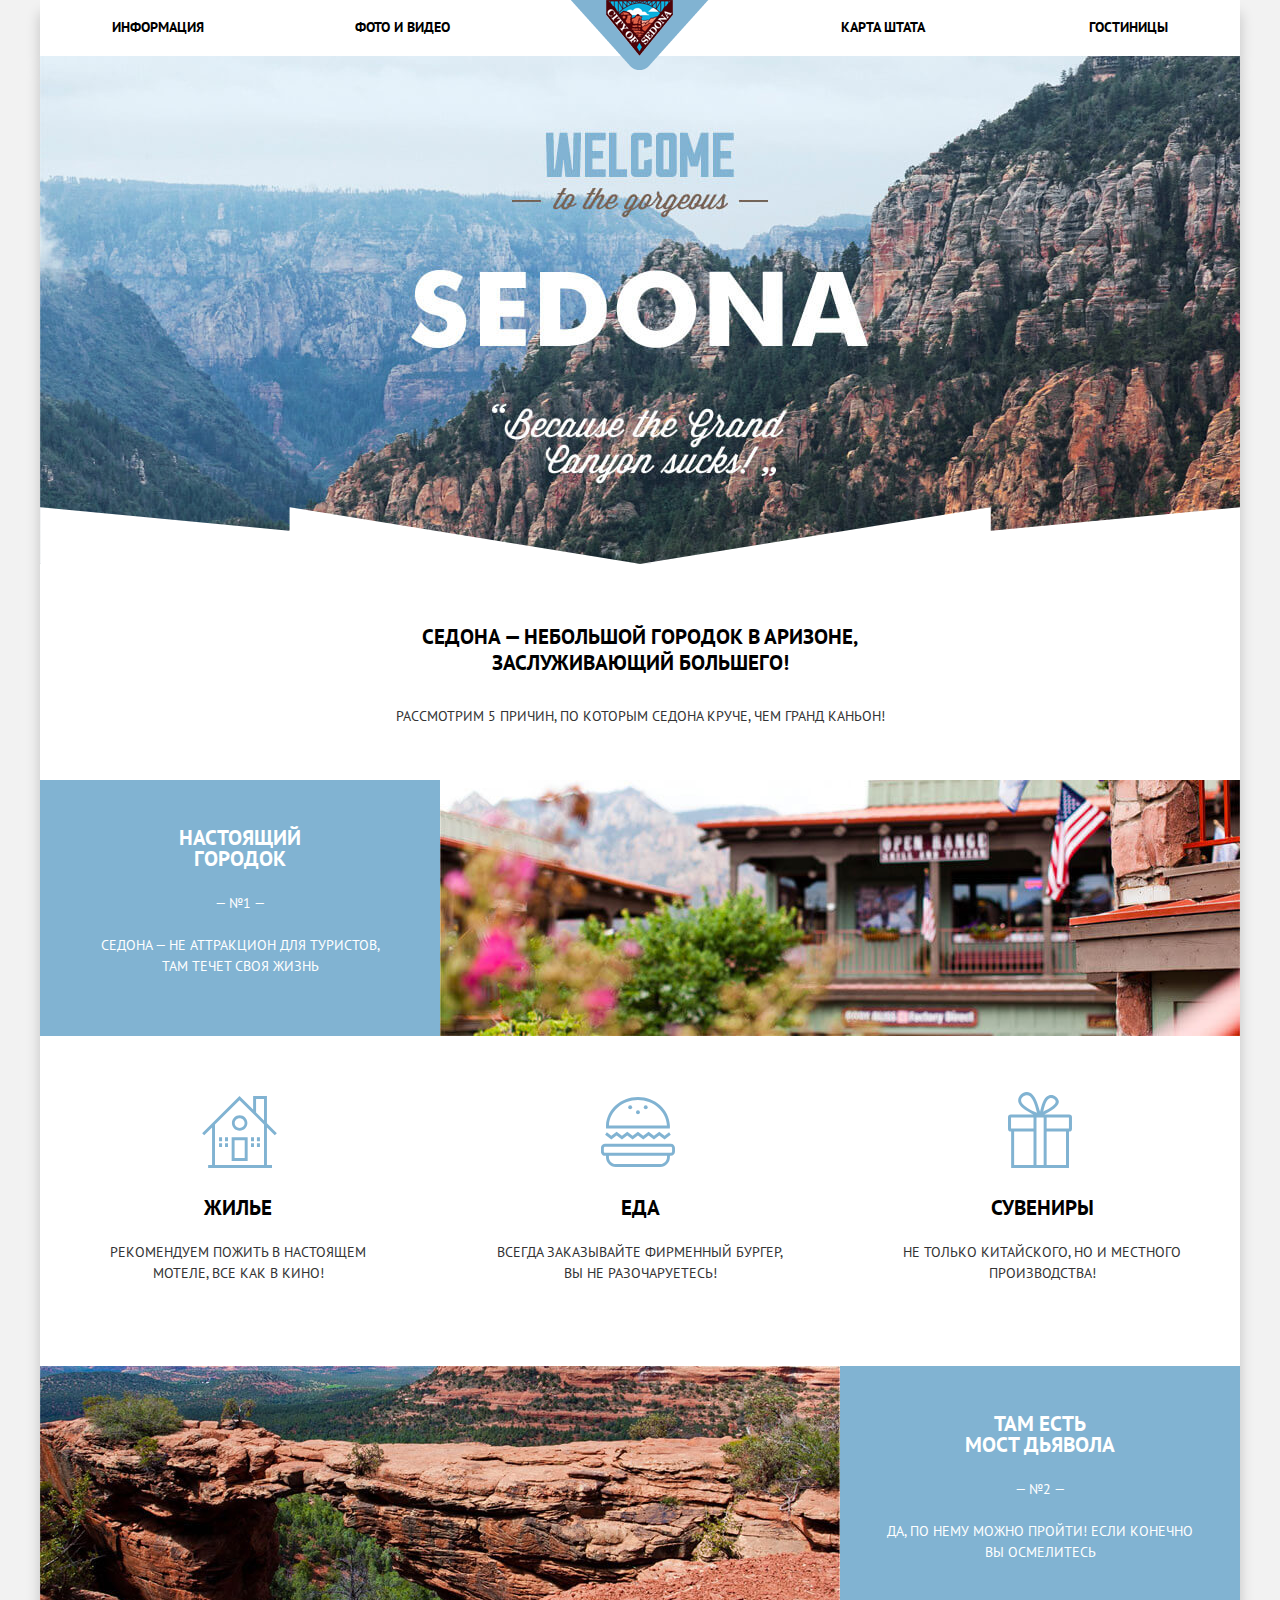
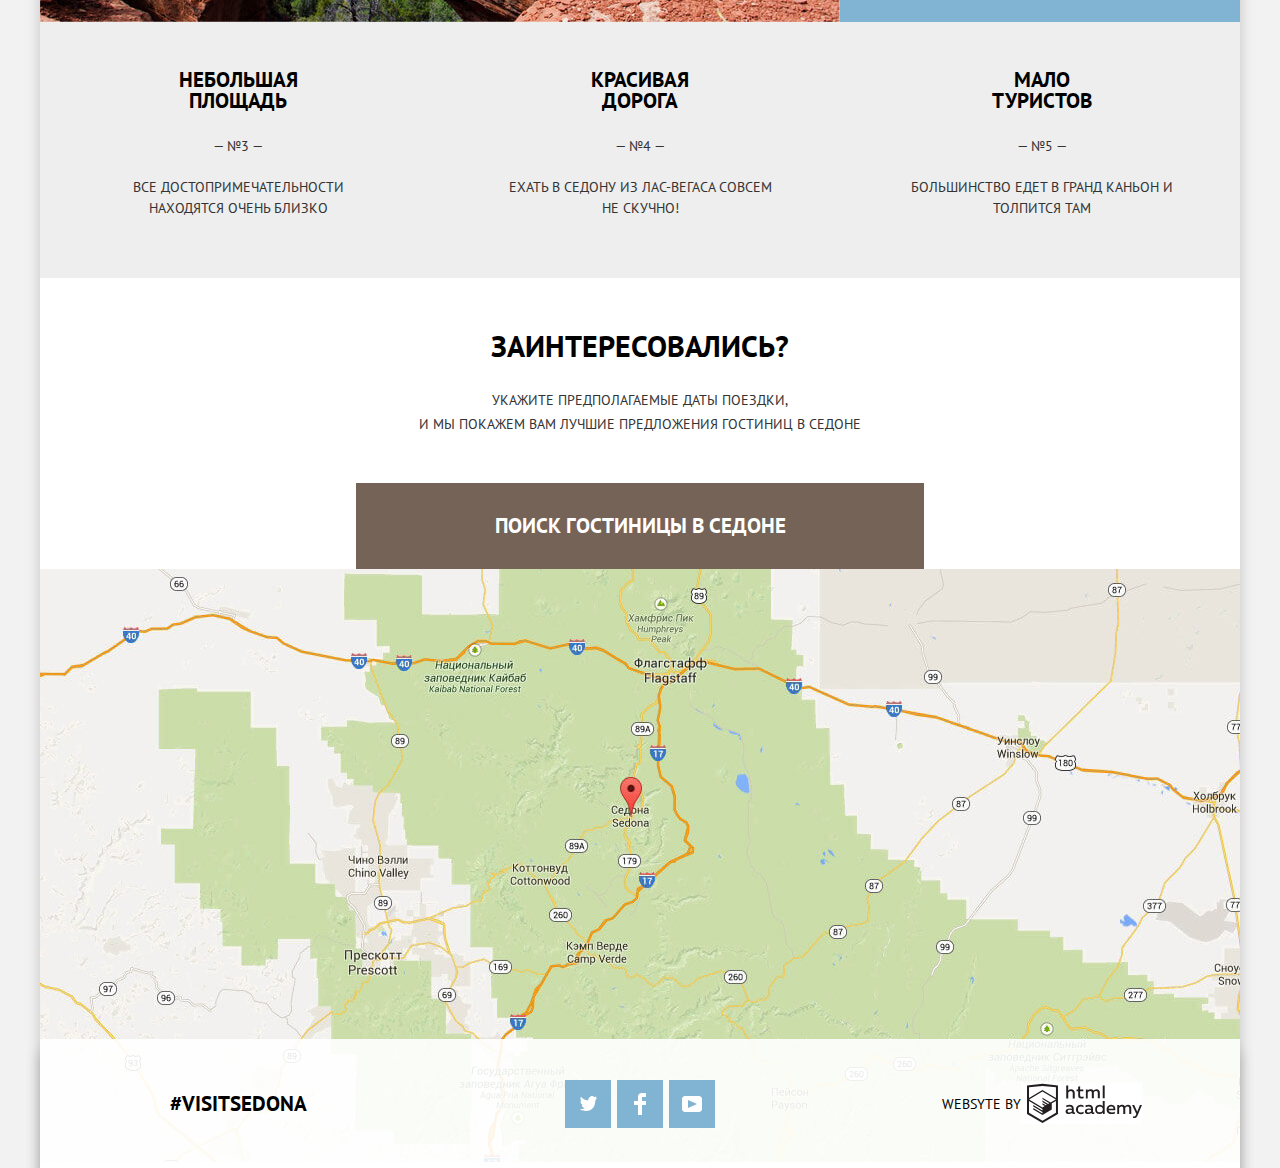
<file: index.html>
<!DOCTYPE html>
<html lang="ru">
<head>
  <meta charset="UTF-8">
  <title>Седона</title>
  <link href="https://fonts.googleapis.com/css?family=PT+Sans:400,700&amp;subset=cyrillic" rel="stylesheet">
  <link href="css/normalize.css" rel="stylesheet">
  <link href="css/style.min.css" rel="stylesheet">
</head>

<body>
  <header class="main-header">
    <nav class="main-navigation container">
      <a class="main-header-logo" href="#">
        <img src="img/logo.png" width="138" height="70" alt="Логотип Sedona">
      </a>
      <ul class="site-navigation inner-wrapper">
        <li>  
          <a href="#">Информация</a>
        </li>
        <li>
          <a href="#">Фото и видео</a>
        </li>
        <li>
          <a href="#">Карта штата</a>
        </li>
        <li>
          <a href="hotels.html">Гостиницы</a>
        </li>
      </ul>
    </nav>
  </header>

  <main class="container main-container">
    <article class="features">

      <h1 class="visually-hidden">Город Седона</h1>
      
      <section class="features-entry">
        <p class="visually-hidden">Welcome to the gorgeous Sedona.<br>Because the Grand Canyon sucks!</p>
        <div class="entry-container">
          <h2>Седона — небольшой городок в Аризоне, заслуживающий большего!</h2>        
          <p>Рассмотрим 5 причин, по которым Седона круче, чем гранд каньон!</p>
        </div>
      </section>

      <section class="features-block">
        <div class="first-block">
          <div class="block-container">
            <h2>Настоящий городок</h2>
            <p>— №1 —</p>
            <p>Седона — не аттракцион для туристов, там течет своя жизнь</p>
          </div>
          <img src="img/reason-1.jpg" width="800" height="256" alt="городок Седона">
        </div>
        <div class="second-block"> 
          <h2 class="visually-hidden">Особенности</h2>
          <ul class="features-list">
            <li class="feature-item">
              <h3>Жилье</h3>
              <p>Рекомендуем пожить в настоящем мотеле, все как в кино!</p>
            </li>
            <li class="feature-item">
              <h3>Еда</h3>
              <p>Всегда заказывайте фирменный бургер, вы не разочаруетесь!</p>
            </li>
            <li class="feature-item">
              <h3>Сувениры</h3>
              <p>Не только китайского, но и местного производства!</p>
            </li>
          </ul>
        </div>
        <div class="third-block">
          <div class="block-container">
            <h2>Там есть <br>Мост дьявола</h2>
            <p>— №2 —</p>
            <p>Да, по нему можно пройти! Если конечно вы осмелитесь</p>
          </div>
          <img src="img/reason-2.jpg" width="800" height="256" alt="Мост дьявола">
        </div>
        <div class="fourth-block"> 
          <ul class="features-block-list">
            <li class="feature-block-item">
              <h2>Небольшая площадь</h2>
              <p>— №3 —</p>
              <p>Все достопримечательности находятся очень близко</p>
            </li>
            <li class="feature-block-item">
              <h2>Красивая дорога</h2>
              <p>— №4 —</p>
              <p>Ехать в Седону из Лас-вегаса совсем не скучно!</p>
            </li>
            <li class="feature-block-item">
              <h2>Мало туристов</h2>
              <p>— №5 —</p>
              <p>Большинство едет в гранд каньон и толпится там</p>
            </li>
          </ul>
        </div>
      </section>
    </article>

    <section class="search">
      <div class="search-block">
        <h2>Заинтересовались?</h2>
        <p>Укажите предполагаемые даты поездки, 
          <br>и мы покажем вам лучшие предложения гостиниц в cедоне</p>
        <button class="button search-button" type="button">Поиск гостиницы в Седоне</button>
        <form class="modal-search" action="https://echo.htmlacademy.ru" method="post">
        <p class="search-item search-calendar">
          <label for="arrival-date">Дата заезда:</label>
          <input id="arrival-date" class="date" type="text" name="arrival-date" placeholder="24 апреля 2017">
          <button type="button" class="calendar-button"><span class="visually-hidden">Календарь</span></button>
        </p>
        <p class="search-item search-calendar">
          <label for="departure-date">Дата выезда:</label>
          <input id="departure-date" class="date" type="text" name="departure-date" placeholder="4 июля 2017">
          <button type="button" class="calendar-button"><span class="visually-hidden">Календарь</span></button>
        </p>
        <p class="search-item number">
          <label for="adults">Взрослые:</label>
          <button type="button" class="nc-minus count-button"><span class="visually-hidden">-</span></button>
          <button type="button" class="nc-plus count-button"><span class="visually-hidden">+</span></button>
          <input id="adults" type="text" placeholder="2" name="adults">
        </p>
        <p class="search-item number">
          <label for="kids">Дети:</label>
          <button type="button" class="nc-minus count-button"><span class="visually-hidden">-</span></button> 
          <button type="button" class="nc-plus count-button"><span class="visually-hidden">+</span></button>
          <input id="kids" type="text" placeholder="0" name="kids">
        </p>
        <button class="button alt-button" type="submit">Найти</button>
      </form>
      </div>
      <div class="search-map">
        <iframe src="https://www.google.com/maps/embed?pb=!1m14!1m8!1m3!1d839218.3201496436!2d-111.75255300000002!3d34.750641!3m2!1i1024!2i768!4f13.1!3m3!1m2!1s0x872da132f942b00d%3A0x5548c523fa6c8efd!2z0KHQtdC00L7QvdCwLCDQkNGA0LjQt9C-0L3QsCA4NjMzNiwg0KHQqNCQ!5e0!3m2!1sru!2sru!4v1555037301227!5m2!1sru!2sru" width="1200" height="593" allowfullscreen></iframe>
        <img src="img/map.jpg" width="1200" height="593" alt="Карта Седона">
      </div>
    </section>
  </main> 
  <footer class="main-footer">
    <div class="container transparent-container">
      <p class="footer-tag">#visitSedona</p>
      <div class="footer-social">
        <ul>
          <li><a class="social-button" href="#"><span class="visually-hidden">Twitter</span>
            <svg xmlns="http://www.w3.org/2000/svg" xmlns:xlink="http://www.w3.org/1999/xlink" width="17" height="15" viewBox="0 0 17 15"><image overflow="visible" width="17" height="15"/>
              <path fill="#FFF" d="M10.95.144c1.685-.496 2.984.27 3.577 1.179.673-.231 1.331-.481 2.011-.708a2.345 2.345 0 0 1-.857 1.768c.685.17 1.304-.491 1.304-.491-.169 1-1.006 1.788-1.563 2.024-.231 6.75-3.175 11.217-10.077 11.082h-.446c-.41 0-4.164-.46-4.898-1.887 2.271.196 3.893-.422 4.693-1.177-.96-.3-2.679-.477-2.979-2.95.349.106.564.228 1.19.119C1.705 8.247.374 7.53.448 5.33c.285.328 1.067.536 1.34.472C1.085 5.561-.182 2.442.894.85c1.818 1.854 3.735 3.606 7.152 3.773C8.254 2.33 9.183.793 10.95.144z"/>
            </svg>
          </a></li>
          <li><a class="social-button" href="#"><span class="visually-hidden">Facebook</span>
            <svg xmlns="http://www.w3.org/2000/svg" width="12" height="22" viewBox="0 0 12 22">
              <path fill="#FFF" d="M12 4V0H8a4 4 0 0 0-4 4v4H0v4h4v10h4V12h4V8H8V4h4z"/>
            </svg>
          </a></li>
          <li><a class="social-button" href="#"><span class="visually-hidden">Youtube</span>
            <svg xmlns="http://www.w3.org/2000/svg" xmlns:xlink="http://www.w3.org/1999/xlink" width="20" height="16" viewBox="0 0 20 16"><image overflow="visible" width="20" height="16"/>
              <path fill="#FFF" d="M17 0H3C1.35 0 0 1.35 0 3v10c0 1.65 1.35 3 3 3h14c1.65 0 3-1.35 3-3V3c0-1.65-1.35-3-3-3zM6.027 11.998V4.002L15.014 8l-8.987 3.998z"/>
            </svg>
          </a></li>
        </ul>
      </div>
      <p class="footer-copyright">
        Websyte by
        <a class="copyright-button" href="https://htmlacademy.ru"><span class="visually-hidden">HTML Academy</span>
          <svg id="Layer_1" data-name="Layer 1" xmlns="http://www.w3.org/2000/svg"  width="115" height="41" viewBox="0 0 108.08 36.85"><title>logo-htmlacademy-small1</title>
            <path d="M44.61,26.88a2,2,0,0,0,.55-0.1v1.33a3.25,3.25,0,0,1-1.18.21,1.67,1.67,0,0,1-1.67-1,4.84,4.84,0,0,1-3.14,1.08c-1.51,0-2.91-.83-2.91-2.55,0-2.13,2-2.79,3.71-2.79a11.08,11.08,0,0,1,2.17.25v-0.3c0-1-.76-1.77-2.19-1.77a7.42,7.42,0,0,0-3,.64v-1.7a10.21,10.21,0,0,1,3.19-.55c2.36,0,3.81,1.12,3.81,3.65v3a0.54,0.54,0,0,0,.49.59h0.17Zm-6.44-1.13A1.35,1.35,0,0,0,39.63,27h0.11a3.39,3.39,0,0,0,2.41-1V24.58a9.72,9.72,0,0,0-1.81-.21c-1,0-2.16.33-2.16,1.38h0Zm12.36-6.11a5,5,0,0,1,2.57.64V22a4.08,4.08,0,0,0-2.3-.7,2.75,2.75,0,1,0,0,5.49,5,5,0,0,0,2.43-.64v1.71a6.27,6.27,0,0,1-2.76.57A4.21,4.21,0,0,1,46,24.51q0-.21,0-0.41a4.32,4.32,0,0,1,4.18-4.46h0.38Zm12.17,7.24a2,2,0,0,0,.55-0.1v1.33a3.25,3.25,0,0,1-1.18.21,1.67,1.67,0,0,1-1.67-1,4.84,4.84,0,0,1-3.14,1.08c-1.51,0-2.91-.83-2.91-2.55,0-2.13,2-2.79,3.71-2.79a11.08,11.08,0,0,1,2.17.25v-0.3c0-1-.76-1.77-2.19-1.77a7.42,7.42,0,0,0-3,.64v-1.7a10.21,10.21,0,0,1,3.19-.55c2.36,0,3.81,1.12,3.81,3.65v3a0.54,0.54,0,0,0,.49.59h0.17Zm-6.44-1.13A1.35,1.35,0,0,0,57.73,27h0.11a3.39,3.39,0,0,0,2.41-1V24.58a9.72,9.72,0,0,0-1.81-.21c-1.06,0-2.16.33-2.16,1.38h0ZM73,16V28.2H71.35V26.88a3.88,3.88,0,0,1-3.19,1.54,4.4,4.4,0,0,1,0-8.78,3.81,3.81,0,0,1,3,1.3V16H73Zm-4.53,5.22a2.76,2.76,0,1,0,0,5.52A2.86,2.86,0,0,0,71.15,25V23A2.91,2.91,0,0,0,68.49,21.27ZM79,19.64c3.31,0,4.46,2.68,3.92,5.09H76.7c0.21,1.5,1.67,2.11,3.19,2.11a6.11,6.11,0,0,0,2.64-.59v1.6a7.14,7.14,0,0,1-3,.57C77,28.42,74.78,27,74.78,24a4.18,4.18,0,0,1,4-4.39H79Zm0.09,1.54a2.28,2.28,0,0,0-2.44,2.1v0.06H81.3A2,2,0,0,0,79.13,21.18Zm5.73,7V19.87h1.65v1a3.81,3.81,0,0,1,2.78-1.27A2.86,2.86,0,0,1,91.89,21a4.12,4.12,0,0,1,2.91-1.33A3.06,3.06,0,0,1,98,23V28.2h-1.9V23.05a1.59,1.59,0,0,0-1.42-1.75H94.42a2.8,2.8,0,0,0-2.07,1.12V28.2h-1.9V23.05A1.59,1.59,0,0,0,89,21.31H88.8a3,3,0,0,0-2.21,1.29v5.63H84.86Zm21.31-8.33h1.9l-3.91,9.46c-0.9,2.17-2.09,2.86-3.35,2.86a4.76,4.76,0,0,1-1.1-.14V30.46a2.86,2.86,0,0,0,.85.12c0.9,0,1.58-.64,2.07-1.9l0.17-.42-4-8.4h2l2.86,6.29ZM38.73,1.46V6.22a3.81,3.81,0,0,1,2.7-1.14,3.25,3.25,0,0,1,3.44,3.4v5.15H43V8.72a1.81,1.81,0,0,0-1.61-2h-0.3a2.93,2.93,0,0,0-2.32,1.39v5.52h-1.9V1.46h1.9ZM49.94,2.31v3h3V6.91h-3v3.81c0,1.1.5,1.46,1.58,1.46a4.49,4.49,0,0,0,1.69-.33v1.6A6.8,6.8,0,0,1,51,13.8a2.55,2.55,0,0,1-2.86-2.74V6.89H46.58V5.26h1.5V2.74Zm5.4,11.31V5.28H57v1A3.81,3.81,0,0,1,59.77,5a2.86,2.86,0,0,1,2.6,1.33A4.12,4.12,0,0,1,65.28,5,3.06,3.06,0,0,1,68.44,8.4v5.21h-1.9V8.46a1.59,1.59,0,0,0-1.42-1.75H64.89a2.8,2.8,0,0,0-2.07,1.12v5.78h-1.9V8.46A1.59,1.59,0,0,0,59.5,6.71H59.27A3,3,0,0,0,57.06,8v5.63H55.34ZM71.17,1.45H73V13.6H71.17V1.45ZM14.71,0H14.55L0,1.54V28.21l14.55,8.66,14.55-8.66V1.54Zm12.5,27.1L14.55,34.64,1.9,27.12V16.18l12.59,7.5V25L5.86,19.9v1.31l8.68,5.21v1.39L5.87,22.65V24l8.68,5.21,8.75-5.24V18.31L27.2,16V27.12Zm0-12.53-3.48,2-1.6,1L14.51,13v1.31L21,18.23H21l-0.14.09-1,.54-5.37-3.2V17l4.24,2.52-1,.67-3.2-1.9v1.31l2.1,1.24L14.5,22.1,2,14.65,14.51,7.11Zm0-1.32L14.49,5.76,1.91,13.25v-10L14.56,1.92,27.21,3.25v10h0Z" transform="translate(0 -0.02)" fill="#231f20"/>
          </svg>
        </a>
      </p>
    </div>
  </footer>

  <script src="js/modal-search.min.js"></script>
</body>
</html>
</file>
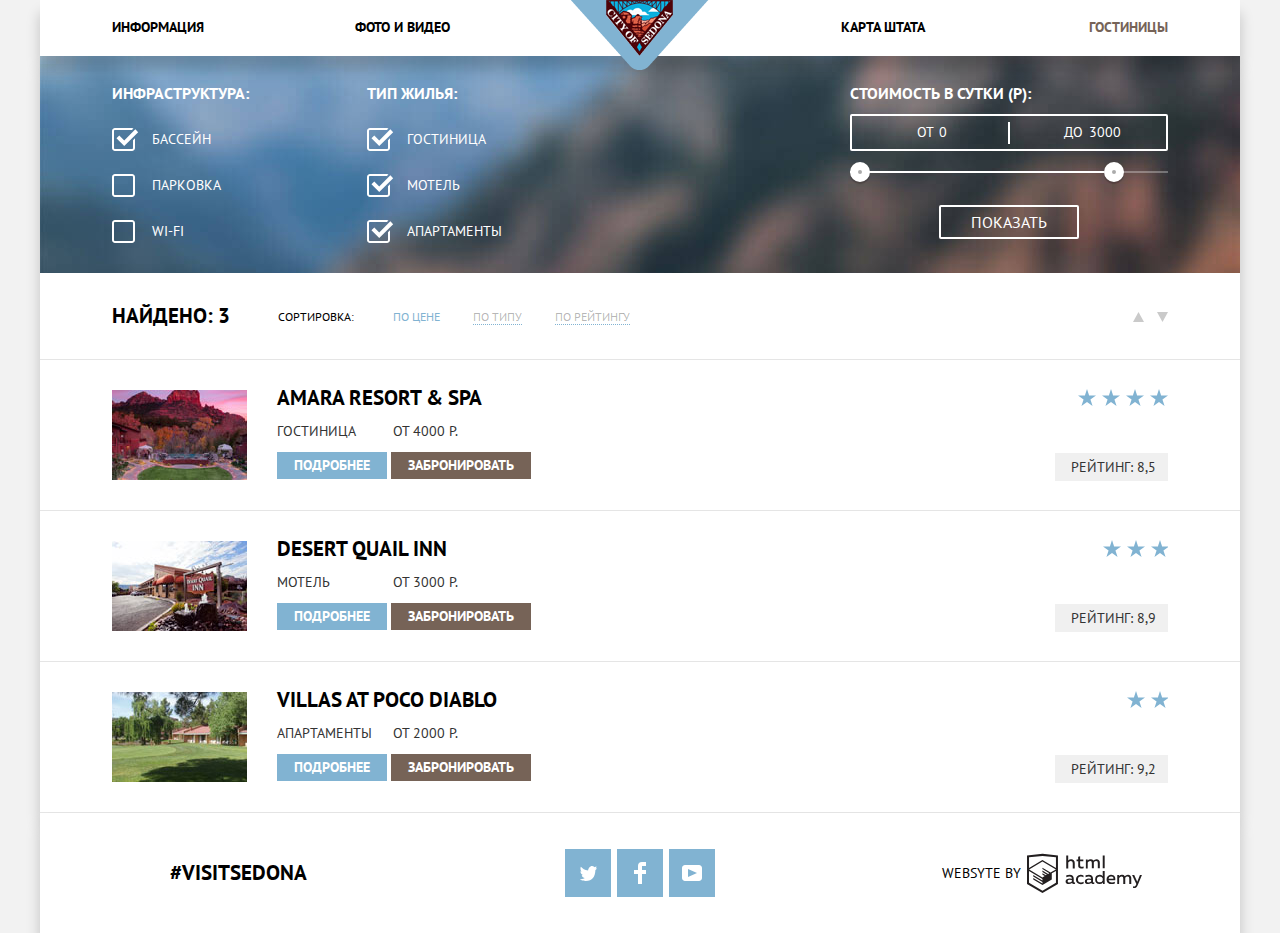
<file: hotels.html>
<!DOCTYPE html>
<html lang="ru">
<head>
  <meta charset="UTF-8">
  <title>Гостиницы в Седоне</title>
  <link href="https://fonts.googleapis.com/css?family=PT+Sans:400,700&amp;subset=cyrillic" rel="stylesheet">
  <link href="css/normalize.css" rel="stylesheet">
  <link href="css/style.min.css" rel="stylesheet">
</head>

<body>
  <header class="main-header">
    <nav class="main-navigation container">
      <a class="main-header-logo" href="index.html">
        <img src="img/logo.png" width="138" height="70" alt="Логотип Sedona">
      </a>
      <ul class="site-navigation">
        <li>  
          <a href="#">Информация</a>
        </li>
        <li>
          <a href="#">Фото и видео</a>
        </li>
        <li>
          <a href="#">Карта штата</a>
        </li>
        <li class="site-navigation-current">
          <a>Гостиницы</a>
        </li>
      </ul>
    </nav>
  </header>
  
  <main class="container inner-container">
    
    <h1 class="visually-hidden">Гостиницы в Седоне</h1>

    <section class="filters">
      <h2 class="visually-hidden">Фильтр гостиниц</h2>
      <div class="inner-wrapper">      
      <form  class="filter-form" method="get" action="https://echo.htmlacademy.ru">
        <fieldset class="filter-infrastructure">
          <legend>Инфраструктура:</legend>
          <ul>
            <li class="filter-option">
              <input id="filter-pool" class="filter-input visually-hidden" type="checkbox" name="pool" checked>
              <label for="filter-pool">Бассейн</label>
            </li>
            <li class="filter-option">
              <input id="filter-parking" class="filter-input visually-hidden" type="checkbox" name="parking">
              <label for="filter-parking">Парковка</label>
            </li>
            <li class="filter-option">
              <input id="filter-wifi" class="filter-input visually-hidden" type="checkbox" name="wifi">
              <label for="filter-wifi">Wi-Fi</label>
            </li>
          </ul>
        </fieldset>
        <fieldset class="filter-kind-of-house">
          <legend>Тип жилья:</legend>
            <ul>
              <li class="filter-option">
                <input id="filter-hotel" class="filter-input visually-hidden" type="checkbox" name="hotel" checked>
                <label for="filter-hotel">Гостиница</label>
              </li>
              <li class="filter-option">
                <input id="filter-motel" class="filter-input visually-hidden" type="checkbox" name="motel" checked>
                <label for="filter-motel">Мотель</label>
              </li>
              <li class="filter-option">
                <input id="filter-apartment" class="filter-input visually-hidden" type="checkbox" name="apartment" checked>
                <label for="filter-apartment">Апартаменты</label>
              </li>
            </ul>
          </fieldset>
        <fieldset class="filter-cost">
          <legend>Стоимость в сутки (р):</legend>
            <div class="price-controls">
              <label class="min-price">От <input type="text" name="min-price" placeholder="0"></label>
              <label class="max-price">До <input type="text" name="max-price" placeholder="3000"></label>
            </div>
            <div class="range-controls">
              <div class="scale">
                <div class="bar"></div>
              </div>
              <div class="range-toggle range-toggle-min"></div>
              <div class="range-toggle range-toggle-max"></div>
            </div>
          <button type="submit" class="button filter-button">Показать</button>
        </fieldset>
      </form>
    </div>
    </section>

    <section class="filter-result">      
      <h2 class="visually-hidden">Результат поиска</h2>
      <section class="result-sort">
        <h3 class="visually-hidden">Сортировка товаров</h3>
        <div class="inner-wrapper">
          <div class="sort-by-type">          
            <p class="sort-find">Найдено: 3</p>
            <p class="sort-label">Сортировка:</p>
            <ul class="sort-list">
              <li class="sort-price sort-current">
                <a href="#">По цене</a>
              </li>
              <li class="sort-type">
                <a href="#">По типу</a>
              </li>
              <li class="sort-rate">
                <a href="#">По рейтингу</a>
              </li>
            </ul>
          </div>
          <div class="sort-by-order">
            <ul>
              <li><a class="order-button" href="#"><span class="visually-hidden">Сортировать по возрастанию</span>
                <svg xmlns="http://www.w3.org/2000/svg" width="11" height="10" viewBox="0 0 11 10">
                  <path fill="#cacaca" d="M5.5 0L0 10h11z"/>
                </svg>
              </a></li>
              <li><a class="order-button" href="#"><span class="visually-hidden">Сортировать по убыванию</span>
                <svg xmlns="http://www.w3.org/2000/svg" width="11" height="10" viewBox="0 0 11 10">
                  <path fill="#cacaca" d="M5.5 10L0 0h11"/>
                </svg>
              </a></li>
            </ul>
          </div>
        </div>
      </section>
      <section class="result-hotels">
        <h3 class="visually-hidden">Найденные гостиницы</h3>
        <ul class="hotels-list">
          <li class="hotels-item">
            <div class="inner-wrapper"> 
              <p class="hotels-item-image">
                <img src="img/hotels-result-1.jpg" width="135" height="90" alt="Гостиница Amara Resort & Spa">
              </p>
              <div class="hotels-item-description">
                <a class="hotels-name" href="#">Amara Resort & Spa</a>
                <p class="hotels-item-info">
                  <span class="hotels-item-type">Гостиница</span>
                  <span class="hotels-item-price">От 4000 р.</span>
                </p>
                <a class="button button-detail" href="#">Подробнее</a>
                <a class="button button-reserve" href="#">Забронировать</a>
              </div>
              <div class="hotels-rate">
                <p class="star-rate"><span class="visually-hidden">Четыре звезды</span></p>
                <p class="rate">Рейтинг: 8,5</p>
              </div>
            </div>
          </li>
          <li class="hotels-item">
            <div class="inner-wrapper">
              <p class="hotels-item-image">
                <img src="img/hotels-result-2.jpg" width="135" height="90" alt="Гостиница Amara Resort & Spa">
              </p>
              <div class="hotels-item-description">
                <a class="hotels-name" href="#">Desert Quail Inn</a>
                <p class="hotels-item-info">
                  <span class="hotels-item-type">Мотель</span>
                  <span class="hotels-item-price">От 3000 р.</span>
                </p>
                <a class="button button-detail" href="#">Подробнее</a>
                <a class="button button-reserve" href="#">Забронировать</a>
              </div>
              <div class="hotels-rate">
                <p class="star-rate"><span class="visually-hidden">Три звезды</span></p>
                <p class="rate">Рейтинг: 8,9</p>
              </div>
            </div>
          </li>
          <li class="hotels-item">
            <div class="inner-wrapper">
              <p class="hotels-item-image">
                <img src="img/hotels-result-3.jpg" width="135" height="90" alt="Гостиница Amara Resort & Spa">
              </p>
              <div class="hotels-item-description">
                <a class="hotels-name" href="#">Villas at Poco Diablo</a>
                <p class="hotels-item-info">
                  <span class="hotels-item-type">Апартаменты</span>
                  <span class="hotels-item-price">От 2000 р.</span>
                </p>
                <a class="button button-detail" href="#">Подробнее</a>
                <a class="button button-reserve" href="#">Забронировать</a>
              </div>
              <div class="hotels-rate">
                <p class="star-rate"><span class="visually-hidden">Две звезды</span></p>
                <p class="rate">Рейтинг: 9,2</p>
              </div>
            </div>
          </li>
        </ul>
      </section>
    </section>
  </main>
  <footer class="main-footer">
    <div class="container">
      <p class="footer-tag">#visitSedona</p>
      <div class="footer-social">
        <ul>
          <li><a class="social-button" href="#"><span class="visually-hidden">Twitter</span>
            <svg xmlns="http://www.w3.org/2000/svg" xmlns:xlink="http://www.w3.org/1999/xlink" width="17" height="15" viewBox="0 0 17 15"><image overflow="visible" width="17" height="15"/>
              <path fill="#FFF" d="M10.95.144c1.685-.496 2.984.27 3.577 1.179.673-.231 1.331-.481 2.011-.708a2.345 2.345 0 0 1-.857 1.768c.685.17 1.304-.491 1.304-.491-.169 1-1.006 1.788-1.563 2.024-.231 6.75-3.175 11.217-10.077 11.082h-.446c-.41 0-4.164-.46-4.898-1.887 2.271.196 3.893-.422 4.693-1.177-.96-.3-2.679-.477-2.979-2.95.349.106.564.228 1.19.119C1.705 8.247.374 7.53.448 5.33c.285.328 1.067.536 1.34.472C1.085 5.561-.182 2.442.894.85c1.818 1.854 3.735 3.606 7.152 3.773C8.254 2.33 9.183.793 10.95.144z"/>
            </svg>
          </a></li>
          <li><a class="social-button" href="#"><span class="visually-hidden">Facebook</span>
            <svg xmlns="http://www.w3.org/2000/svg" width="12" height="22" viewBox="0 0 12 22">
              <path fill="#FFF" d="M12 4V0H8a4 4 0 0 0-4 4v4H0v4h4v10h4V12h4V8H8V4h4z"/>
            </svg>
          </a></li>
          <li><a class="social-button" href="#"><span class="visually-hidden">Youtube</span>
            <svg xmlns="http://www.w3.org/2000/svg" xmlns:xlink="http://www.w3.org/1999/xlink" width="20" height="16" viewBox="0 0 20 16"><image overflow="visible" width="20" height="16"/>
              <path fill="#FFF" d="M17 0H3C1.35 0 0 1.35 0 3v10c0 1.65 1.35 3 3 3h14c1.65 0 3-1.35 3-3V3c0-1.65-1.35-3-3-3zM6.027 11.998V4.002L15.014 8l-8.987 3.998z"/>
            </svg>
          </a></li>
        </ul>
      </div>
      <p class="footer-copyright">
        Websyte by
        <a class="copyright-button" href="https://htmlacademy.ru"><span class="visually-hidden">HTML Academy</span>
          <svg id="Layer_1" data-name="Layer 1" xmlns="http://www.w3.org/2000/svg"  width="115" height="41" viewBox="0 0 108.08 36.85"><title>logo-htmlacademy-small1</title>
            <path d="M44.61,26.88a2,2,0,0,0,.55-0.1v1.33a3.25,3.25,0,0,1-1.18.21,1.67,1.67,0,0,1-1.67-1,4.84,4.84,0,0,1-3.14,1.08c-1.51,0-2.91-.83-2.91-2.55,0-2.13,2-2.79,3.71-2.79a11.08,11.08,0,0,1,2.17.25v-0.3c0-1-.76-1.77-2.19-1.77a7.42,7.42,0,0,0-3,.64v-1.7a10.21,10.21,0,0,1,3.19-.55c2.36,0,3.81,1.12,3.81,3.65v3a0.54,0.54,0,0,0,.49.59h0.17Zm-6.44-1.13A1.35,1.35,0,0,0,39.63,27h0.11a3.39,3.39,0,0,0,2.41-1V24.58a9.72,9.72,0,0,0-1.81-.21c-1,0-2.16.33-2.16,1.38h0Zm12.36-6.11a5,5,0,0,1,2.57.64V22a4.08,4.08,0,0,0-2.3-.7,2.75,2.75,0,1,0,0,5.49,5,5,0,0,0,2.43-.64v1.71a6.27,6.27,0,0,1-2.76.57A4.21,4.21,0,0,1,46,24.51q0-.21,0-0.41a4.32,4.32,0,0,1,4.18-4.46h0.38Zm12.17,7.24a2,2,0,0,0,.55-0.1v1.33a3.25,3.25,0,0,1-1.18.21,1.67,1.67,0,0,1-1.67-1,4.84,4.84,0,0,1-3.14,1.08c-1.51,0-2.91-.83-2.91-2.55,0-2.13,2-2.79,3.71-2.79a11.08,11.08,0,0,1,2.17.25v-0.3c0-1-.76-1.77-2.19-1.77a7.42,7.42,0,0,0-3,.64v-1.7a10.21,10.21,0,0,1,3.19-.55c2.36,0,3.81,1.12,3.81,3.65v3a0.54,0.54,0,0,0,.49.59h0.17Zm-6.44-1.13A1.35,1.35,0,0,0,57.73,27h0.11a3.39,3.39,0,0,0,2.41-1V24.58a9.72,9.72,0,0,0-1.81-.21c-1.06,0-2.16.33-2.16,1.38h0ZM73,16V28.2H71.35V26.88a3.88,3.88,0,0,1-3.19,1.54,4.4,4.4,0,0,1,0-8.78,3.81,3.81,0,0,1,3,1.3V16H73Zm-4.53,5.22a2.76,2.76,0,1,0,0,5.52A2.86,2.86,0,0,0,71.15,25V23A2.91,2.91,0,0,0,68.49,21.27ZM79,19.64c3.31,0,4.46,2.68,3.92,5.09H76.7c0.21,1.5,1.67,2.11,3.19,2.11a6.11,6.11,0,0,0,2.64-.59v1.6a7.14,7.14,0,0,1-3,.57C77,28.42,74.78,27,74.78,24a4.18,4.18,0,0,1,4-4.39H79Zm0.09,1.54a2.28,2.28,0,0,0-2.44,2.1v0.06H81.3A2,2,0,0,0,79.13,21.18Zm5.73,7V19.87h1.65v1a3.81,3.81,0,0,1,2.78-1.27A2.86,2.86,0,0,1,91.89,21a4.12,4.12,0,0,1,2.91-1.33A3.06,3.06,0,0,1,98,23V28.2h-1.9V23.05a1.59,1.59,0,0,0-1.42-1.75H94.42a2.8,2.8,0,0,0-2.07,1.12V28.2h-1.9V23.05A1.59,1.59,0,0,0,89,21.31H88.8a3,3,0,0,0-2.21,1.29v5.63H84.86Zm21.31-8.33h1.9l-3.91,9.46c-0.9,2.17-2.09,2.86-3.35,2.86a4.76,4.76,0,0,1-1.1-.14V30.46a2.86,2.86,0,0,0,.85.12c0.9,0,1.58-.64,2.07-1.9l0.17-.42-4-8.4h2l2.86,6.29ZM38.73,1.46V6.22a3.81,3.81,0,0,1,2.7-1.14,3.25,3.25,0,0,1,3.44,3.4v5.15H43V8.72a1.81,1.81,0,0,0-1.61-2h-0.3a2.93,2.93,0,0,0-2.32,1.39v5.52h-1.9V1.46h1.9ZM49.94,2.31v3h3V6.91h-3v3.81c0,1.1.5,1.46,1.58,1.46a4.49,4.49,0,0,0,1.69-.33v1.6A6.8,6.8,0,0,1,51,13.8a2.55,2.55,0,0,1-2.86-2.74V6.89H46.58V5.26h1.5V2.74Zm5.4,11.31V5.28H57v1A3.81,3.81,0,0,1,59.77,5a2.86,2.86,0,0,1,2.6,1.33A4.12,4.12,0,0,1,65.28,5,3.06,3.06,0,0,1,68.44,8.4v5.21h-1.9V8.46a1.59,1.59,0,0,0-1.42-1.75H64.89a2.8,2.8,0,0,0-2.07,1.12v5.78h-1.9V8.46A1.59,1.59,0,0,0,59.5,6.71H59.27A3,3,0,0,0,57.06,8v5.63H55.34ZM71.17,1.45H73V13.6H71.17V1.45ZM14.71,0H14.55L0,1.54V28.21l14.55,8.66,14.55-8.66V1.54Zm12.5,27.1L14.55,34.64,1.9,27.12V16.18l12.59,7.5V25L5.86,19.9v1.31l8.68,5.21v1.39L5.87,22.65V24l8.68,5.21,8.75-5.24V18.31L27.2,16V27.12Zm0-12.53-3.48,2-1.6,1L14.51,13v1.31L21,18.23H21l-0.14.09-1,.54-5.37-3.2V17l4.24,2.52-1,.67-3.2-1.9v1.31l2.1,1.24L14.5,22.1,2,14.65,14.51,7.11Zm0-1.32L14.49,5.76,1.91,13.25v-10L14.56,1.92,27.21,3.25v10h0Z" transform="translate(0 -0.02)" fill="#231f20"/>
          </svg>
        </a>
      </p>
    </div>
  </footer>
</body>
</html>
</file>
<file: css/style.min.css>
body{font-family:'PT Sans',Arial,sans-serif;font-size:14px;font-weight:400;line-height:21px;margin:0;padding:0;text-transform:uppercase;color:#333;background-color:#f2f2f2}.visually-hidden:not(:focus):not(:active),input[type=checkbox].visually-hidden,input[type=radio].visually-hidden{position:absolute;overflow:hidden;clip:rect(0 0 0 0);width:1px;height:1px;margin:-1px;padding:0;white-space:nowrap;border:0;-webkit-clip-path:inset(100%);clip-path:inset(100%)}a{text-decoration:none}.container{width:1200px;margin:0 auto;background-color:#fff;-webkit-box-shadow:0 13px 13px rgba(0 ,1,1,.2);box-shadow:0 13px 13px rgba(0 ,1,1,.2)}.button{font-family:'PT Sans',Arial,sans-serif;font-size:21px;font-weight:700;line-height:26px;display:inline-block;text-align:center;vertical-align:middle;text-transform:uppercase;color:#fff;border:none;background-color:#766357}.button:focus,.button:hover{background-color:#604e43}.button:active{color:rgba(255,255,255,.3);background-color:#503e33}.main-navigation{font-weight:700;line-height:14px;position:relative}.main-header-logo{position:absolute;z-index:1;top:0;left:50%;width:138px;height:70px;margin-left:-69px}.site-navigation{display:-webkit-box;display:-ms-flexbox;display:flex;margin:0;padding-right:6%;padding-left:6%;list-style:none;-ms-flex-wrap:wrap;flex-wrap:wrap}.site-navigation li{width:23%}.site-navigation li:nth-child(3),.site-navigation li:nth-child(4){text-align:right}.site-navigation li:nth-child(3){margin-left:auto}.site-navigation a{display:block;margin-top:20px;margin-bottom:22px;color:#000}.site-navigation a:focus,.site-navigation a:hover{color:#81b3d2}.site-navigation a:active{color:rgba(0,0,0,.3)}.site-navigation-current a,.site-navigation-current a:focus,.site-navigation-current a:hover{color:#766357;outline:0}.features-entry{position:relative;display:-moz-flex;display:-ms-flex;display:-o-flex;display:-webkit-box;display:-ms-flexbox;display:flex;min-height:724px;text-align:center;background-image:url(../img/intro-mask.png),url(../img/intro-full.jpg);background-repeat:no-repeat,no-repeat;background-position:0 451px,0 -56px;-ms-align-items:flex-end;-webkit-box-align:end;-ms-flex-align:end;align-items:flex-end}.entry-container{min-height:216px;background-color:#fff}.features-entry h2{font-size:21px;font-weight:700;line-height:26px;margin:60px 312px 27px;color:#000}.features-entry p{line-height:26px;margin:0 312px}.first-block,.third-block{display:-webkit-box;display:-ms-flexbox;display:flex;text-align:center;color:#fff;background-color:#81b3d2;-webkit-box-pack:justify;-ms-flex-pack:justify;justify-content:space-between}.block-container{padding:47px}.first-block h2,.third-block h2{font-size:21px;font-weight:700;line-height:21px;margin:0 47px 24px}.first-block p,.third-block p{margin:21px 0 0}.features-list{display:-webkit-box;display:-ms-flexbox;display:flex;margin:0;padding:0;list-style:none;text-align:center;-ms-flex-pack:distribute;-webkit-box-pack:justify;justify-content:space-between;-ms-flex-wrap:wrap;flex-wrap:wrap}.feature-item{position:relative;-webkit-box-sizing:border-box;box-sizing:border-box;width:33%;padding:161px 45px 82px}.feature-item:first-child::before{position:absolute;top:60px;left:162px;width:75px;height:72px;content:'';background-image:url(../img/icon-1.svg);background-repeat:no-repeat}.feature-item:nth-child(2)::before{position:absolute;top:61px;left:159px;width:74px;height:70px;content:'';background-image:url(../img/icon-2.svg);background-repeat:no-repeat}.feature-item:nth-child(3)::before{position:absolute;top:56px;left:164px;width:64px;height:76px;content:'';background-image:url(../img/icon-3.svg);background-repeat:no-repeat}.feature-item h3{font-size:21px;font-weight:700;line-height:21px;margin:0 0 24px;padding:0;color:#000}.feature-item p{margin:0;padding:0}.third-block{flex-direction:row-reverse;-webkit-box-orient:horizontal;-webkit-box-direction:reverse;-ms-flex-direction:row-reverse}.fourth-block{background-color:#eee}.features-block-list{display:-webkit-box;display:-ms-flexbox;display:flex;margin:0;padding:0;list-style:none;text-align:center;-ms-flex-pack:distribute;-webkit-box-pack:justify;justify-content:space-between;-webkit-box-align:center;-ms-flex-align:center;align-items:center}.feature-block-item{-webkit-box-sizing:border-box;box-sizing:border-box;width:33%;padding:47px 60px 59px}.features-block-list h2{font-size:21px;font-weight:700;line-height:21px;margin:0 70px 25px;color:#000}.features-block-list p{margin:0;padding:0}.features-block-list p:nth-child(2){margin-bottom:20px}.search{position:relative}.search-block h2{font-size:30px;font-weight:700;line-height:36px;margin:50px 0 24px;padding:0;text-align:center;color:#000}.search-block>p{line-height:24px;margin:0 0 47px;padding:0;text-align:center}.search-block .search-button{position:relative;z-index:4;display:block;width:568px;margin:0 auto;padding-top:30px;padding-bottom:30px;cursor:pointer}@-webkit-keyframes show{0%{-webkit-transform:translateY(-100px);transform:translateY(-100px);opacity:0;-webkit-box-shadow:none;box-shadow:none}50%{opacity:1}100%{-webkit-transform:translateY(0);transform:translateY(0)}}@keyframes show{0%{-webkit-transform:translateY(-100px);transform:translateY(-100px);opacity:0;-webkit-box-shadow:none;box-shadow:none}50%{opacity:1}100%{-webkit-transform:translateY(0);transform:translateY(0)}}@-webkit-keyframes shake{0%,100%{-webkit-transform:translateX(0);transform:translateX(0)}20%,60%{-webkit-transform:translateX(-10px);transform:translateX(-10px)}40%,80%{-webkit-transform:translateX(10px);transform:translateX(10px)}}@keyframes shake{0%,100%{-webkit-transform:translateX(0);transform:translateX(0)}20%,60%{-webkit-transform:translateX(-10px);transform:translateX(-10px)}40%,80%{-webkit-transform:translateX(10px);transform:translateX(10px)}}.modal-search{display:none}.modal-search-show{position:absolute;z-index:3;left:50%;display:-webkit-box;display:-ms-flexbox;display:flex;-webkit-box-sizing:border-box;box-sizing:border-box;width:568px;margin-left:-284px;padding:55px;-webkit-animation:.4s show;animation:.4s show;background-color:#fff;-webkit-box-shadow:0 7px 12px rgba(0,1,1,.2);box-shadow:0 7px 12px rgba(0,1,1,.2);-ms-flex-wrap:wrap;flex-wrap:wrap}.modal-error{-webkit-animation:.4s shake;animation:.4s shake}.search-item{font-weight:700;line-height:26px;position:relative;display:-webkit-box;display:-ms-flexbox;display:flex;width:460px;margin:0 0 30px;-webkit-box-pack:justify;-ms-flex-pack:justify;justify-content:space-between}.search-item:nth-child(3),.search-item:nth-child(4){width:226px;margin-bottom:53px}.search-item label{-ms-flex-item-align:center;-ms-grid-row-align:center;align-self:center}.search-item:nth-child(4){margin-left:auto}.search-item:nth-child(4) label{margin-left:48px}.search-item input{font:inherit;-webkit-box-sizing:border-box;box-sizing:border-box;width:346px;padding:3px 37px 5px 11px;text-transform:uppercase;border:2px solid #f2f2f2;outline:0;background-color:#f2f2f2}.search-item input::-webkit-input-placeholder{color:#000}.search-item:nth-child(3) input,.search-item:nth-child(4) input{width:114px;padding-left:38px;text-align:center}.search-item input:hover{border:2px solid #ebebeb;background-color:#ebebeb}.search-item input:focus{border:2px solid #e5e5e5;background-color:#fff}.search-calendar{position:relative}.calendar-button{position:absolute;top:5px;right:5px;width:25px;height:25px;cursor:pointer;border:none;outline:0;background-color:transparent;background-image:url(../img/calendar.svg);background-repeat:no-repeat}.calendar-button:focus,.calendar-button:hover{background-image:url(../img/calendar-hov.svg)}.calendar-button:active{background-image:url(../img/calendar-act.svg)}.number{position:relative}.nc-minus,.nc-plus{position:absolute;top:5px;left:194px;width:25px;height:25px;cursor:pointer}.nc-minus{left:119px}.nc-minus::before{position:absolute;top:12px;left:6px;width:12px;height:3px;content:'';background-color:#a9a9a9}.nc-plus::after,.nc-plus::before{position:absolute;top:12px;left:7px;width:11px;height:3px;content:'';background-color:#a9a9a9}.nc-plus::after{-webkit-transform:rotate(90deg);-ms-transform:rotate(90deg);transform:rotate(90deg)}.nc-minus:focus::before,.nc-minus:hover::before,.nc-plus:focus::after,.nc-plus:focus::before,.nc-plus:hover::after,.nc-plus:hover::before{background-color:#000}.nc-minus:active::before,.nc-plus:active::after,.nc-plus:active::before{background-color:#81b3d2}.count-button{color:#000;border:none;outline:0;background-color:transparent}.alt-button{width:100%;padding:16px 0;background-color:#81b3d2;-ms-flex-item-align:end;align-self:flex-end}.alt-button:focus,.alt-button:hover{background-color:#669ec0}.alt-button:active{background-color:#5496bd}.search-map{position:relative}.search-map img{position:absolute;z-index:1;top:0;left:0;margin:0}.search-map iframe{position:relative;z-index:2;border:none}.filters{color:#fff;background-color:#6a6f75;background-image:url(../img/filter-background.jpg);background-repeat:no-repeat;background-position:0 -56px}.inner-wrapper{width:1056px;margin:0 auto}.filter-form{display:-webkit-box;display:-ms-flexbox;display:flex}.filters ul{margin:0;padding:0;list-style:none}.filter-form fieldset{width:160px;margin:0;padding:0;border:none}.filter-form legend{font-size:16px;font-weight:700;line-height:21px;padding-top:27px;padding-bottom:25px}.filter-form label{position:relative;display:inline-block;padding-bottom:25px;padding-left:40px;cursor:pointer;vertical-align:top}.filter-input+label::before{position:absolute;top:-1px;left:0;width:23px;height:23px;content:'';background-image:url(../img/checkbox-off.svg);background-repeat:no-repeat;background-position:0 0}.filter-input:checked+label::after{position:absolute;top:-1px;left:0;width:27px;height:23px;content:'';background-image:url(../img/checkbox-on.svg);background-repeat:no-repeat;background-position:0 0}.filter-input:checked+label::before{display:none;-webkit-box-shadow:none;box-shadow:none}.filter-input:focus+label::after,.filter-input:focus+label::before{outline:dotted thin;outline:-webkit-focus-ring-color- auto 5px}.filter-input:disabled+label::after,.filter-input:disabled+label::before{opacity:.5}.filters .filter-kind-of-house{margin-left:95px}.filter-form .filter-cost{width:318px;margin-left:auto}.price-controls{font-size:0;position:relative;height:33px;margin-bottom:20px;border:2px solid #fff;border-radius:2px}.price-controls::after{position:absolute;top:50%;left:50%;width:2px;height:22px;content:'';-webkit-transform:translate(-50%,-50%);-ms-transform:translate(-50%,-50%);transform:translate(-50%,-50%);background-color:#fff}.filter-cost legend{padding-bottom:10px}.price-controls label{font-size:14px;line-height:31px}.price-controls .max-price,.price-controls .min-price{width:90px;padding-left:65px}.price-controls .min-price{width:82px}.price-controls input{font:inherit;width:50px;margin:0;color:inherit;border:none;background:0 0}.price-controls input:focus{outline:dotted thin;outline:-webkit-focus-ring-color- auto 5px}.price-controls input::-webkit-input-placeholder{color:#fff}.range-controls{position:relative;margin-bottom:32px}.range-controls .scale{height:2px;background:rgba(255,255,255,.3)}.range-controls .bar{width:80%;height:2px;background:#fff}.range-toggle{position:absolute;top:-9px;width:4px;height:4px;cursor:pointer;border:8px solid #fff;border-radius:50%;background:#ababab;-webkit-box-shadow:0 2px 1px 0 rgba(0,1,1,.2);box-shadow:0 2px 1px 0 rgba(0,1,1,.2)}.range-toggle:hover{background:#1c4f80}.range-toggle-min{left:0}.range-toggle-max{left:80%}.filter-button{font-size:16px;font-weight:400;line-height:26px;display:block;margin:0 auto 34px;padding:2px 30px;cursor:pointer;border:2px solid #fff;border-radius:2px;background:0 0}.filter-button:active,.filter-button:focus,.filter-button:hover{color:#000;outline:0;background-color:#fff}.hotels-item,.result-sort{border-bottom:1px solid #e5e5e5}.result-sort .inner-wrapper{display:-webkit-box;display:-ms-flexbox;display:flex;-webkit-box-pack:justify;-ms-flex-pack:justify;justify-content:space-between}.sort-by-type{display:-webkit-box;display:-ms-flexbox;display:flex;width:518px;-webkit-box-pack:justify;-ms-flex-pack:justify;justify-content:space-between}.sort-label{font-size:12px;line-height:18px;padding-top:23px;padding-left:8px;color:#000}.sort-find{font-size:21px;font-weight:700;line-height:26px;display:block;margin:30px 0;color:#000}.sort-list{display:-webkit-box;display:-ms-flexbox;display:flex;margin:0;padding:0;list-style:none;-webkit-box-align:center;-ms-flex-align:center;align-items:center}.sort-list li{margin-right:33px;text-align:center}.sort-list li:last-child{margin-right:0}.sort-list a{font-size:12px;line-height:18px;color:rgba(0,0,0,.3);border-bottom:1px dotted #81b3d2}li.sort-price{text-align:right}.sort-list a:focus,.sort-list a:hover{color:#81b3d2}.sort-list a:active{color:#000;border:none}.sort-current a,.sort-current a:active{color:#81b3d2;border:none}.sort-by-order ul{display:-webkit-box;display:-ms-flexbox;display:flex;width:35px;margin:34px 0 0;padding:0;list-style:none;-webkit-box-pack:justify;-ms-flex-pack:justify;justify-content:space-between}.sort-by-order path:focus,.sort-by-order path:hover{fill:#000}.sort-by-order path:active{fill:#81b3d2}.result-hotels ul{margin:0;padding:0;list-style:none}.hotels-item .inner-wrapper{display:-webkit-box;display:-ms-flexbox;display:flex;-webkit-box-align:center;-ms-flex-align:center;align-items:center}.hotels-item-image{margin:30px 30px 24px 0;padding:0}.hotels-name{font-size:21px;font-weight:700;line-height:26px;display:block;margin-top:-7px;color:#000}.hotels-name:focus,.hotels-name:hover{color:#81b3d2}.hotels-name:active{color:rgba(0,0,0,.3)}.hotels-item-description p{margin:0;padding:0}.hotels-item-info span{display:inline-block;padding:10px 0}.hotels-item-type{width:112px}.hotels-item-description .button{font-size:14px;line-height:21px;padding:3px 17px}.button-detail{background-color:#81b3d2}.button-detail:focus,.button-detail:hover{background-color:#669ec0}.button-detail:active{background-color:#5496bd}.hotels-rate{margin-left:auto;text-align:right}.hotels-item .star-rate{display:inline-block;width:93px;height:17px;margin:0;padding-bottom:11px;background-color:inherit;background-image:url(../img/star.svg);background-repeat:repeat-x;background-size:24px 17px}.hotels-item:nth-child(2) .star-rate{width:68px}.hotels-item:nth-child(3) .star-rate{width:44px}.hotels-rate .rate{margin:30px 0 0;padding:4px 12px 3px 16px;background-color:#f0f0f0}.main-footer{position:relative}.main-footer .container{display:-webkit-box;display:-ms-flexbox;display:flex;min-height:120px;background-color:#fff;-webkit-box-pack:justify;-ms-flex-pack:justify;justify-content:space-between;-webkit-box-align:center;-ms-flex-align:center;align-items:center}.main-footer .transparent-container{position:absolute;z-index:3;bottom:0;left:50%;width:1200px;min-height:129px;-webkit-transform:translateX(-50%);-ms-transform:translateX(-50%);transform:translateX(-50%);background-color:rgba(255,255,255,.9)}@media (max-width:1199px){.main-footer .transparent-container{position:absolute;z-index:3;bottom:0;left:0;width:1200px;min-height:126px;-webkit-transform:none;-ms-transform:none;transform:none;background-color:rgba(255,255,255,.9)}}.footer-tag{font-size:21px;font-weight:700;line-height:26px;width:33%;margin:0;text-align:center;color:#000}.footer-social{width:33%}.footer-social ul{display:-webkit-box;display:-ms-flexbox;display:flex;width:150px;margin:0 auto;padding:0;list-style:none;-ms-flex-wrap:wrap;flex-wrap:wrap;-webkit-box-pack:justify;-ms-flex-pack:justify;justify-content:space-between}.social-button{display:-webkit-box;display:-ms-flexbox;display:flex;width:46px;height:48px;background-color:#81b3d2;-webkit-box-align:center;-ms-flex-align:center;align-items:center;-webkit-box-pack:center;-ms-flex-pack:center;justify-content:center}.social-button:focus,.social-button:hover{background-color:#669ec0}.social-button:active{background-color:#5496bd}.social-button:active path{opacity:.3}.footer-copyright{line-height:26px;display:-webkit-box;display:-ms-flexbox;display:flex;width:33%;margin:0;color:#000;-webkit-box-align:center;-ms-flex-align:center;align-items:center;-webkit-box-pack:center;-ms-flex-pack:center;justify-content:center}.copyright-button{height:41px;background-color:#fff}.copyright-button svg{padding-left:6px}.copyright-button:focus path,.copyright-button:hover path{fill:#81b3d2}.copyright-button:active path{fill:#bdbbbc}
</file>
